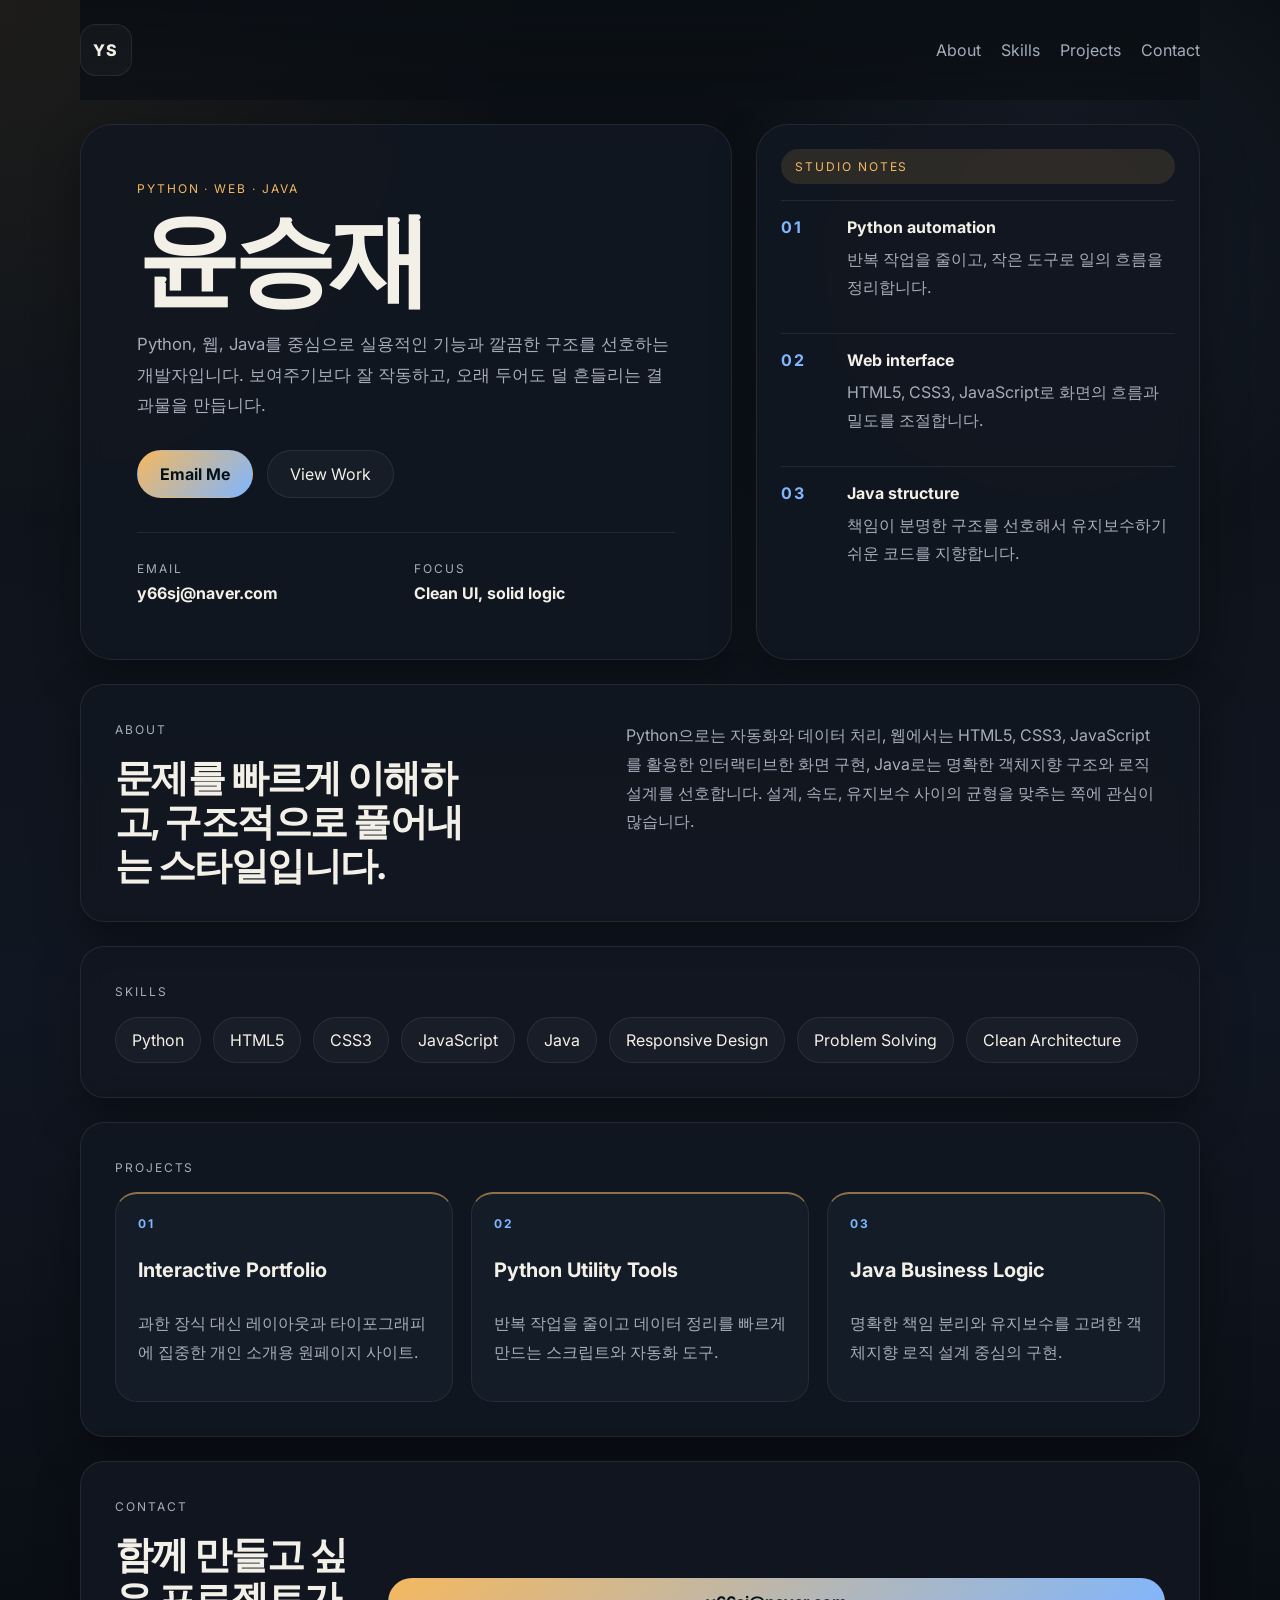
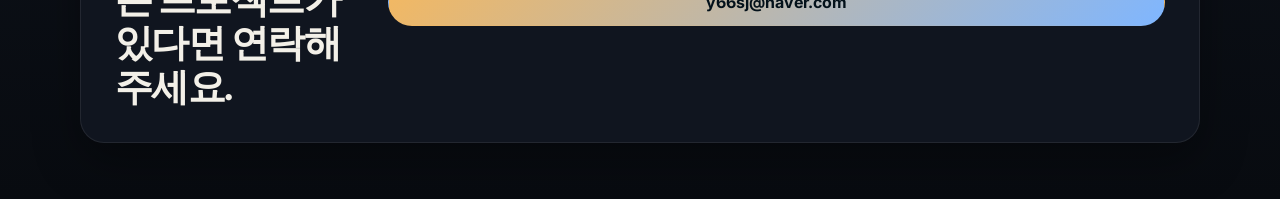
<file: DemoProfile/index.html>
<!doctype html>
<html lang="ko">
  <head>
    <meta charset="utf-8" />
    <meta name="viewport" content="width=device-width, initial-scale=1" />
    <meta name="description" content="윤승재의 개인 포트폴리오 웹사이트" />
    <title>윤승재 | Portfolio</title>
    <link rel="preconnect" href="https://fonts.googleapis.com" />
    <link rel="preconnect" href="https://fonts.gstatic.com" crossorigin />
    <link
      href="https://fonts.googleapis.com/css2?family=Inter:wght@400;500;600;700;800&display=swap"
      rel="stylesheet"
    />
    <link rel="stylesheet" href="styles.css" />
    <script src="script.js" defer></script>
  </head>
  <body>
    <header class="topbar">
      <a class="brand" href="#home">YS</a>
      <nav class="nav">
        <a href="#about">About</a>
        <a href="#skills">Skills</a>
        <a href="#projects">Projects</a>
        <a href="#contact">Contact</a>
      </nav>
    </header>

    <main id="home" class="shell">
      <section class="hero">
        <div class="hero-copy">
          <p class="eyebrow">Python · Web · Java</p>
          <h1>윤승재</h1>
          <p class="lead">
            Python, 웹, Java를 중심으로 실용적인 기능과 깔끔한 구조를 선호하는 개발자입니다.
            보여주기보다 잘 작동하고, 오래 두어도 덜 흔들리는 결과물을 만듭니다.
          </p>
          <div class="hero-actions">
            <a class="button primary" href="mailto:y66sj@naver.com">Email Me</a>
            <a class="button secondary" href="#projects">View Work</a>
          </div>
          <div class="hero-meta">
            <div>
              <span class="meta-label">Email</span>
              <strong>y66sj@naver.com</strong>
            </div>
            <div>
              <span class="meta-label">Focus</span>
              <strong>Clean UI, solid logic</strong>
            </div>
          </div>
        </div>

        <aside class="profile-card">
          <div class="profile-badge">Studio notes</div>
          <div class="profile-note">
            <span>01</span>
            <div>
              <strong>Python automation</strong>
              <p>반복 작업을 줄이고, 작은 도구로 일의 흐름을 정리합니다.</p>
            </div>
          </div>
          <div class="profile-note">
            <span>02</span>
            <div>
              <strong>Web interface</strong>
              <p>HTML5, CSS3, JavaScript로 화면의 흐름과 밀도를 조절합니다.</p>
            </div>
          </div>
          <div class="profile-note">
            <span>03</span>
            <div>
              <strong>Java structure</strong>
              <p>책임이 분명한 구조를 선호해서 유지보수하기 쉬운 코드를 지향합니다.</p>
            </div>
          </div>
        </aside>
      </section>

      <section id="about" class="panel split split-alt">
        <div>
          <p class="section-tag">About</p>
          <h2>문제를 빠르게 이해하고, 구조적으로 풀어내는 스타일입니다.</h2>
        </div>
        <p>
          Python으로는 자동화와 데이터 처리, 웹에서는 HTML5, CSS3, JavaScript를 활용한
          인터랙티브한 화면 구현, Java로는 명확한 객체지향 구조와 로직 설계를 선호합니다.
          설계, 속도, 유지보수 사이의 균형을 맞추는 쪽에 관심이 많습니다.
        </p>
      </section>

      <section id="skills" class="panel">
        <p class="section-tag">Skills</p>
        <div class="chip-grid" id="skillChips">
          <button class="chip" type="button">Python</button>
          <button class="chip" type="button">HTML5</button>
          <button class="chip" type="button">CSS3</button>
          <button class="chip" type="button">JavaScript</button>
          <button class="chip" type="button">Java</button>
          <button class="chip" type="button">Responsive Design</button>
          <button class="chip" type="button">Problem Solving</button>
          <button class="chip" type="button">Clean Architecture</button>
        </div>
      </section>

      <section id="projects" class="panel">
        <p class="section-tag">Projects</p>
        <div class="project-grid">
          <article class="project-card">
            <span class="project-index">01</span>
            <h3>Interactive Portfolio</h3>
            <p>과한 장식 대신 레이아웃과 타이포그래피에 집중한 개인 소개용 원페이지 사이트.</p>
          </article>
          <article class="project-card">
            <span class="project-index">02</span>
            <h3>Python Utility Tools</h3>
            <p>반복 작업을 줄이고 데이터 정리를 빠르게 만드는 스크립트와 자동화 도구.</p>
          </article>
          <article class="project-card">
            <span class="project-index">03</span>
            <h3>Java Business Logic</h3>
            <p>명확한 책임 분리와 유지보수를 고려한 객체지향 로직 설계 중심의 구현.</p>
          </article>
        </div>
      </section>

      <section id="contact" class="panel contact-panel">
        <div>
          <p class="section-tag">Contact</p>
          <h2>함께 만들고 싶은 프로젝트가 있다면 연락해주세요.</h2>
        </div>
        <a class="button primary wide" href="mailto:y66sj@naver.com">y66sj@naver.com</a>
      </section>
    </main>
  </body>
</html>
</file>
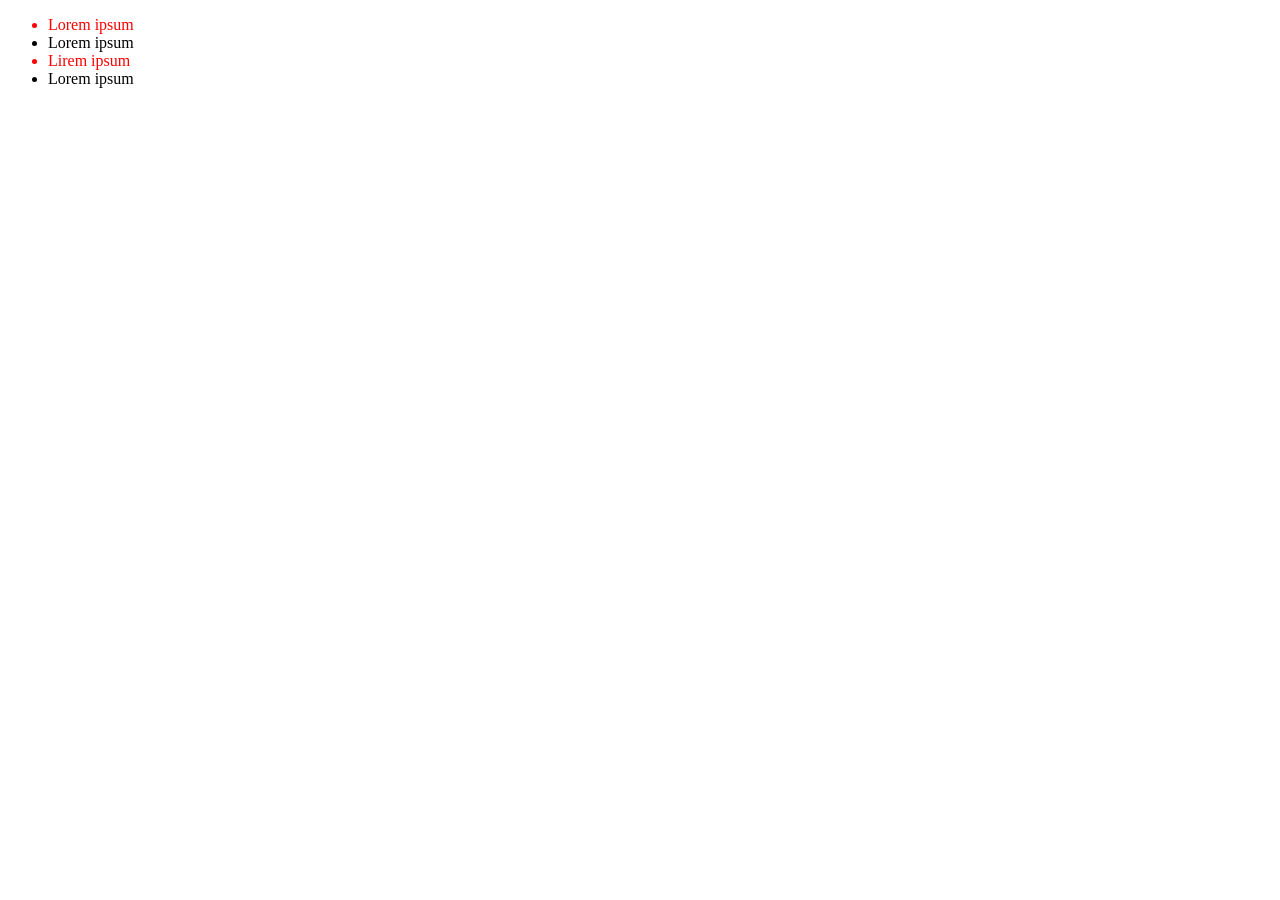
<file: Chap09_Selector.html>
﻿<!DOCTYPE html>
<html xmlns="http://www.w3.org/1999/xhtml">
<head>
<meta http-equiv="Content-Type" content="text/html; charset=utf-8"/>
    <title></title>
    <style>
        /* class 속성으로 select를 가지는 태그의 color속성을  red로 지정한다 */
        .select {
            color: red;
        } 
    </style>
</head>
<body>
    <ul>
        <li class="select">Lorem ipsum</li>
        <li>Lorem ipsum</li>
        <li class="select">Lirem ipsum</li>
        <li>Lorem ipsum</li>
    </ul>
</body>
</html>
</file>
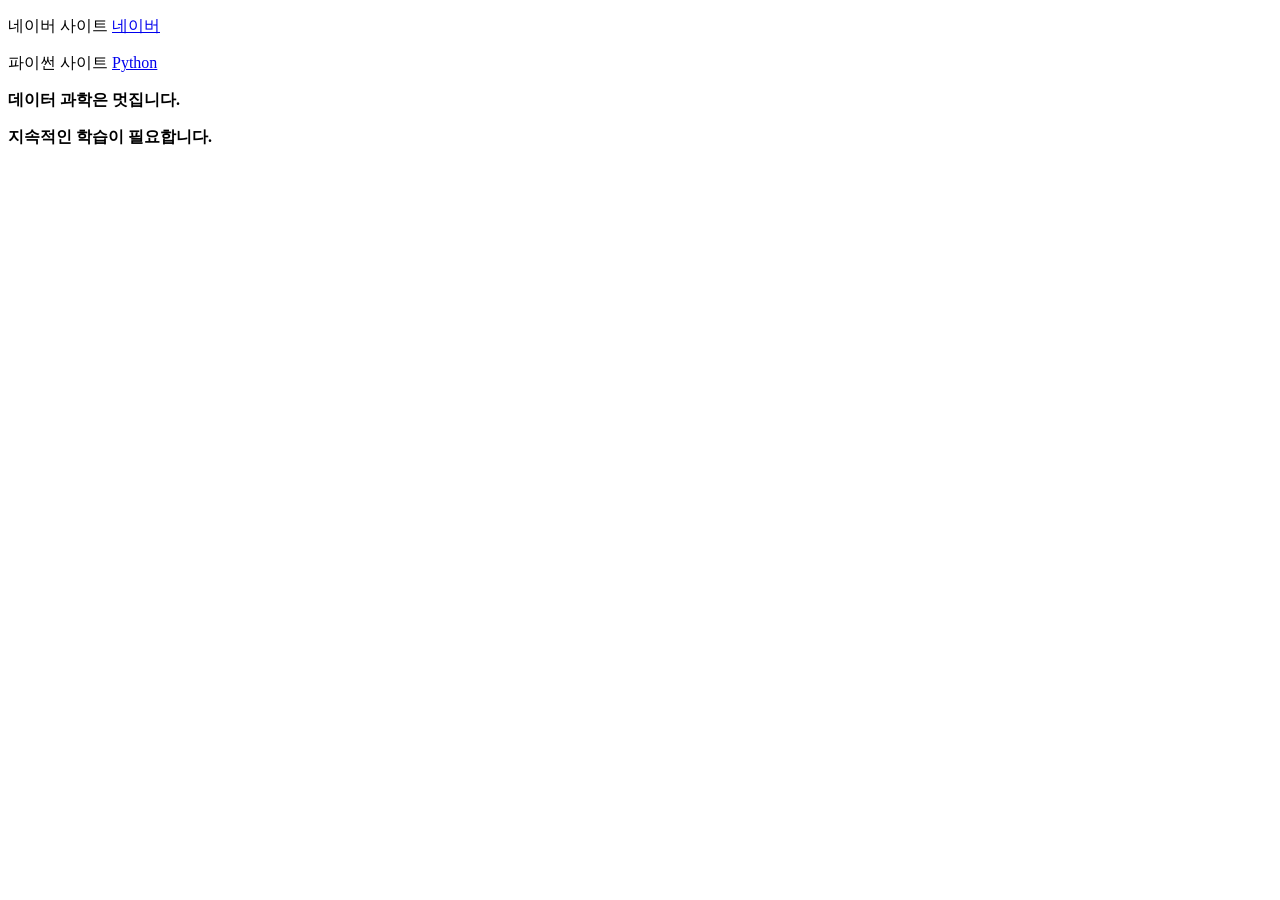
<file: Chap09_test.html>
<!DOCTYPE html>
<html>
    <head>
        <title>
            아주 쉬운 HTML문서 샘플입니다.
        </title>
    </head>
    <body>
        <div>
            <p class="inner-text" id="first">
                네이버 사이트
                <a href="http://www.naver.com" id="credu">
                네이버
                </a>
            </p>
            <p class="inner-text">
                파이썬 사이트
                <a href="https://www.python.org" id="python">
                Python 
                </a>
            </p>
        </div>
        <p class="outer-text" id="second">
            <b>
                데이터 과학은 멋집니다.
            </b>
        </p>
        <p class="outer-text">
            <b>
                지속적인 학습이 필요합니다. 
            </b>
        </p>
    </body>
</html>
</file>
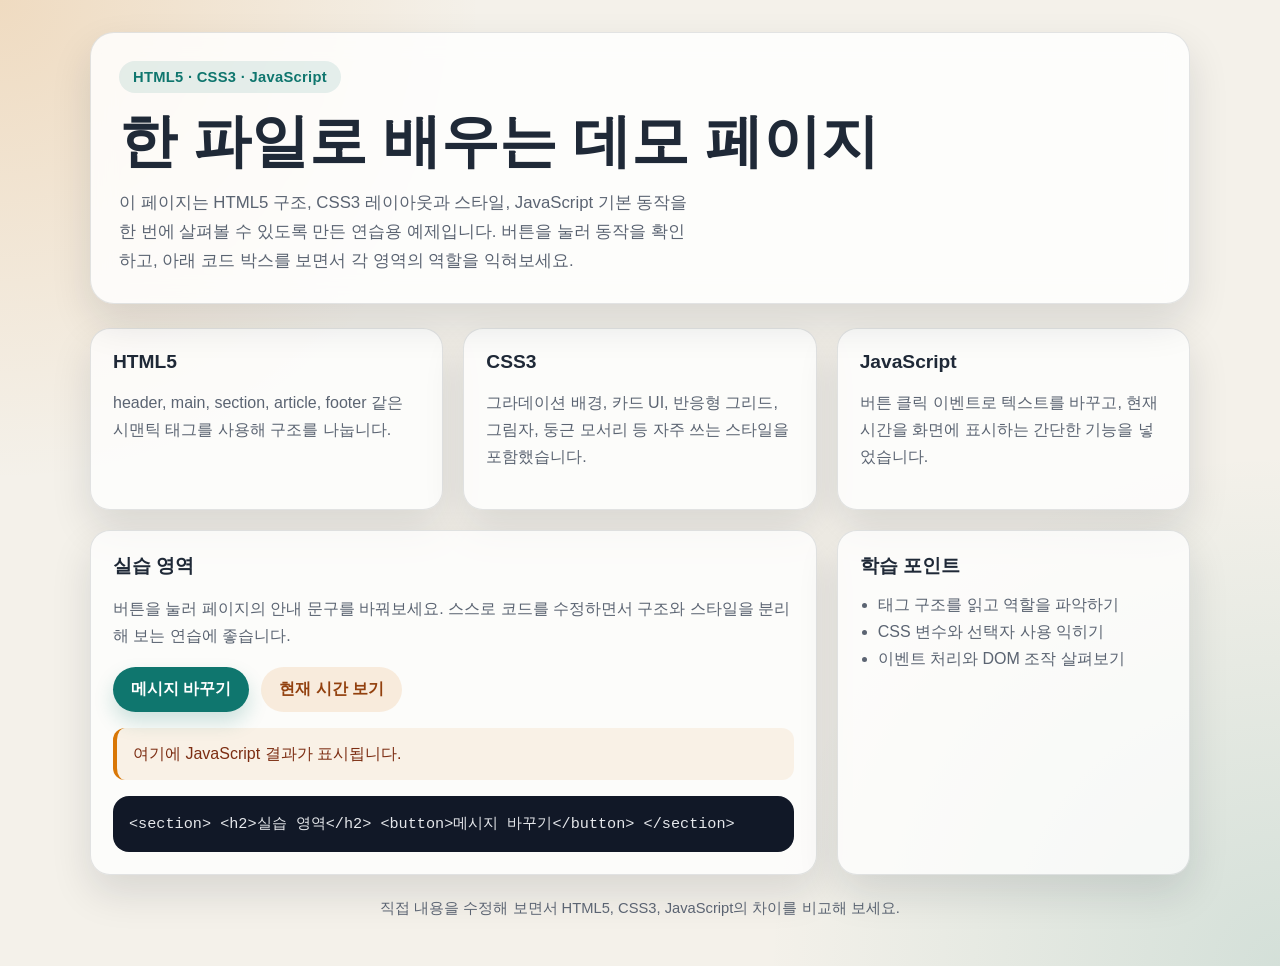
<file: DemoPage.html>
<!DOCTYPE html>
<html lang="ko">
<head>
  <meta charset="UTF-8" />
  <meta name="viewport" content="width=device-width, initial-scale=1.0" />
  <title>DemoPage - HTML5, CSS3, JavaScript</title>
  <style>
    :root {
      --bg: #f4f1ea;
      --panel: rgba(255, 255, 255, 0.82);
      --text: #1f2937;
      --muted: #5b6472;
      --primary: #0f766e;
      --accent: #d97706;
      --border: rgba(31, 41, 55, 0.12);
      --shadow: 0 18px 40px rgba(15, 23, 42, 0.12);
    }

    * {
      box-sizing: border-box;
    }

    body {
      margin: 0;
      font-family: "Segoe UI", Arial, sans-serif;
      color: var(--text);
      background:
        radial-gradient(circle at top left, rgba(217, 119, 6, 0.18), transparent 30%),
        radial-gradient(circle at bottom right, rgba(15, 118, 110, 0.14), transparent 32%),
        var(--bg);
      min-height: 100vh;
    }

    .page {
      width: min(1100px, calc(100% - 32px));
      margin: 0 auto;
      padding: 32px 0 48px;
    }

    header {
      display: grid;
      gap: 18px;
      margin-bottom: 24px;
      padding: 28px;
      border: 1px solid var(--border);
      border-radius: 24px;
      background: var(--panel);
      backdrop-filter: blur(12px);
      box-shadow: var(--shadow);
    }

    .badge {
      display: inline-flex;
      align-items: center;
      width: fit-content;
      padding: 8px 14px;
      border-radius: 999px;
      background: rgba(15, 118, 110, 0.1);
      color: var(--primary);
      font-size: 0.92rem;
      font-weight: 700;
      letter-spacing: 0.02em;
    }

    h1 {
      margin: 0;
      font-size: clamp(2rem, 5vw, 3.6rem);
      line-height: 1.05;
    }

    .lead {
      margin: 0;
      max-width: 62ch;
      color: var(--muted);
      font-size: 1.05rem;
      line-height: 1.7;
    }

    .grid {
      display: grid;
      grid-template-columns: repeat(12, 1fr);
      gap: 20px;
    }

    .card {
      grid-column: span 4;
      padding: 22px;
      border: 1px solid var(--border);
      border-radius: 20px;
      background: rgba(255, 255, 255, 0.75);
      box-shadow: var(--shadow);
    }

    .card h2,
    .panel h2 {
      margin: 0 0 12px;
      font-size: 1.2rem;
    }

    .card p,
    .panel p,
    li {
      color: var(--muted);
      line-height: 1.7;
    }

    .panel {
      grid-column: span 8;
      padding: 22px;
      border: 1px solid var(--border);
      border-radius: 20px;
      background: rgba(255, 255, 255, 0.75);
      box-shadow: var(--shadow);
    }

    .code-box {
      margin-top: 16px;
      padding: 16px;
      border-radius: 16px;
      background: #111827;
      color: #e5e7eb;
      overflow-x: auto;
      font-family: Consolas, "Courier New", monospace;
      font-size: 0.95rem;
      line-height: 1.6;
    }

    .controls {
      display: flex;
      flex-wrap: wrap;
      gap: 12px;
      margin-top: 18px;
    }

    button {
      appearance: none;
      border: 0;
      border-radius: 999px;
      padding: 12px 18px;
      font: inherit;
      font-weight: 700;
      cursor: pointer;
      transition: transform 0.15s ease, box-shadow 0.15s ease, background-color 0.15s ease;
    }

    button:hover {
      transform: translateY(-1px);
    }

    .primary {
      background: var(--primary);
      color: #fff;
      box-shadow: 0 10px 20px rgba(15, 118, 110, 0.2);
    }

    .secondary {
      background: rgba(217, 119, 6, 0.12);
      color: #92400e;
    }

    .status {
      margin-top: 16px;
      padding: 14px 16px;
      border-left: 4px solid var(--accent);
      border-radius: 12px;
      background: rgba(217, 119, 6, 0.08);
      color: #7c2d12;
      min-height: 52px;
      display: flex;
      align-items: center;
    }

    .exercise-list {
      margin: 0;
      padding-left: 18px;
    }

    footer {
      margin-top: 24px;
      text-align: center;
      color: var(--muted);
      font-size: 0.92rem;
    }

    @media (max-width: 900px) {
      .card,
      .panel {
        grid-column: span 12;
      }
    }
  </style>
</head>
<body>
  <main class="page">
    <header>
      <span class="badge">HTML5 · CSS3 · JavaScript</span>
      <h1>한 파일로 배우는 데모 페이지</h1>
      <p class="lead">
        이 페이지는 HTML5 구조, CSS3 레이아웃과 스타일, JavaScript 기본 동작을 한 번에 살펴볼 수 있도록 만든 연습용 예제입니다.
        버튼을 눌러 동작을 확인하고, 아래 코드 박스를 보면서 각 영역의 역할을 익혀보세요.
      </p>
    </header>

    <section class="grid" aria-label="학습 예제 섹션">
      <article class="card">
        <h2>HTML5</h2>
        <p>header, main, section, article, footer 같은 시맨틱 태그를 사용해 구조를 나눕니다.</p>
      </article>

      <article class="card">
        <h2>CSS3</h2>
        <p>그라데이션 배경, 카드 UI, 반응형 그리드, 그림자, 둥근 모서리 등 자주 쓰는 스타일을 포함했습니다.</p>
      </article>

      <article class="card">
        <h2>JavaScript</h2>
        <p>버튼 클릭 이벤트로 텍스트를 바꾸고, 현재 시간을 화면에 표시하는 간단한 기능을 넣었습니다.</p>
      </article>

      <section class="panel">
        <h2>실습 영역</h2>
        <p>버튼을 눌러 페이지의 안내 문구를 바꿔보세요. 스스로 코드를 수정하면서 구조와 스타일을 분리해 보는 연습에 좋습니다.</p>

        <div class="controls">
          <button class="primary" id="changeMessageBtn">메시지 바꾸기</button>
          <button class="secondary" id="showTimeBtn">현재 시간 보기</button>
        </div>

        <div class="status" id="statusBox">여기에 JavaScript 결과가 표시됩니다.</div>

        <div class="code-box" aria-label="코드 예시">
&lt;section&gt;
  &lt;h2&gt;실습 영역&lt;/h2&gt;
  &lt;button&gt;메시지 바꾸기&lt;/button&gt;
&lt;/section&gt;
        </div>
      </section>

      <section class="card">
        <h2>학습 포인트</h2>
        <ul class="exercise-list">
          <li>태그 구조를 읽고 역할을 파악하기</li>
          <li>CSS 변수와 선택자 사용 익히기</li>
          <li>이벤트 처리와 DOM 조작 살펴보기</li>
        </ul>
      </section>
    </section>

    <footer>
      직접 내용을 수정해 보면서 HTML5, CSS3, JavaScript의 차이를 비교해 보세요.
    </footer>
  </main>

  <script>
    const statusBox = document.getElementById("statusBox");
    const changeMessageBtn = document.getElementById("changeMessageBtn");
    const showTimeBtn = document.getElementById("showTimeBtn");

    changeMessageBtn.addEventListener("click", () => {
      statusBox.textContent = "HTML은 구조를, CSS는 디자인을, JavaScript는 동작을 담당합니다.";
    });

    showTimeBtn.addEventListener("click", () => {
      const now = new Date();
      statusBox.textContent = `현재 시간: ${now.toLocaleString("ko-KR")}`;
    });
  </script>
</body>
</html>
</file>
<file: DemoProfile/styles.css>
:root {
  color-scheme: dark;
  --bg: #0b0f14;
  --bg-alt: #111722;
  --panel: rgba(17, 23, 32, 0.94);
  --panel-strong: rgba(21, 29, 40, 0.98);
  --text: #f3f0e8;
  --muted: #a6adba;
  --line: rgba(255, 255, 255, 0.08);
  --accent: #f4b860;
  --accent-2: #7fb6ff;
  --shadow: 0 18px 46px rgba(0, 0, 0, 0.34);
  --radius-xl: 32px;
  --radius-lg: 24px;
  --radius-md: 18px;
}

* {
  box-sizing: border-box;
}

html {
  scroll-behavior: smooth;
}

body {
  margin: 0;
  min-height: 100vh;
  font-family: "Inter", system-ui, sans-serif;
  color: var(--text);
  background:
    radial-gradient(circle at top left, rgba(244, 184, 96, 0.08), transparent 24%),
    radial-gradient(circle at 82% 12%, rgba(127, 182, 255, 0.08), transparent 18%),
    linear-gradient(180deg, var(--bg), var(--bg-alt) 56%, #080b10 100%);
}

body::before {
  content: "";
  position: fixed;
  inset: 0;
  pointer-events: none;
  background-image: linear-gradient(rgba(255, 255, 255, 0.03) 1px, transparent 1px),
    linear-gradient(90deg, rgba(255, 255, 255, 0.03) 1px, transparent 1px);
  background-size: 64px 64px;
  mask-image: linear-gradient(to bottom, rgba(0, 0, 0, 0.7), transparent 92%);
  opacity: 0.16;
}

a {
  color: inherit;
  text-decoration: none;
}

button,
a {
  -webkit-tap-highlight-color: transparent;
}

.topbar,
.shell {
  width: min(1120px, calc(100% - 32px));
  margin: 0 auto;
}

.topbar {
  display: flex;
  align-items: center;
  justify-content: space-between;
  gap: 20px;
  padding: 24px 0;
  position: sticky;
  top: 0;
  z-index: 10;
  background: linear-gradient(180deg, rgba(11, 15, 20, 0.94), rgba(11, 15, 20, 0.72));
  backdrop-filter: blur(10px);
}

.brand {
  width: 52px;
  height: 52px;
  display: grid;
  place-items: center;
  border: 1px solid var(--line);
  border-radius: 16px;
  background: rgba(255, 255, 255, 0.03);
  font-weight: 800;
  letter-spacing: 0.08em;
}

.nav {
  display: flex;
  flex-wrap: wrap;
  justify-content: flex-end;
  gap: 20px;
  color: var(--muted);
}

.nav a {
  position: relative;
  transition: color 0.2s ease;
}

.nav a::after {
  content: "";
  position: absolute;
  left: 0;
  bottom: -6px;
  width: 100%;
  height: 2px;
  background: linear-gradient(90deg, var(--accent), var(--accent-2));
  transform: scaleX(0);
  transform-origin: center;
  transition: transform 0.2s ease;
}

.nav a:hover,
.nav a:focus-visible {
  color: var(--text);
}

.nav a:hover::after,
.nav a:focus-visible::after {
  transform: scaleX(1);
}

.shell {
  display: grid;
  gap: 24px;
  padding: 24px 0 56px;
}

.hero {
  display: grid;
  grid-template-columns: 1.25fr 0.85fr;
  gap: 24px;
  align-items: stretch;
}

.hero-copy,
.profile-card,
.panel {
  border: 1px solid var(--line);
  background: var(--panel);
  box-shadow: var(--shadow);
  backdrop-filter: blur(12px);
}

.hero-copy {
  padding: clamp(28px, 5vw, 56px);
  border-radius: var(--radius-xl);
}

.eyebrow,
.section-tag,
.project-index,
.meta-label,
.profile-badge {
  text-transform: uppercase;
  letter-spacing: 0.16em;
  font-size: 0.75rem;
}

.eyebrow,
.section-tag {
  color: var(--accent);
  margin: 0 0 14px;
}

h1,
h2,
h3,
p {
  margin: 0;
}

h1 {
  font-size: clamp(3.4rem, 9vw, 6.4rem);
  line-height: 0.95;
  letter-spacing: -0.06em;
  max-width: 8ch;
}

.lead {
  margin-top: 22px;
  max-width: 62ch;
  font-size: 1.05rem;
  line-height: 1.8;
  color: var(--muted);
}

.hero-actions {
  display: flex;
  flex-wrap: wrap;
  gap: 14px;
  margin-top: 30px;
}

.button {
  display: inline-flex;
  align-items: center;
  justify-content: center;
  min-height: 48px;
  padding: 0 22px;
  border-radius: 999px;
  border: 1px solid var(--line);
  transition: transform 0.2s ease, border-color 0.2s ease, background 0.2s ease;
}

.button:hover,
.button:focus-visible {
  transform: translateY(-2px);
}

.button.primary {
  background: linear-gradient(135deg, var(--accent), var(--accent-2));
  color: #03111a;
  border-color: transparent;
  font-weight: 700;
}

.button.secondary {
  background: rgba(255, 255, 255, 0.03);
  color: var(--text);
}

.button.wide {
  width: 100%;
}

.hero-meta {
  display: grid;
  grid-template-columns: repeat(2, minmax(0, 1fr));
  gap: 16px;
  margin-top: 34px;
  padding-top: 24px;
  border-top: 1px solid var(--line);
}

.hero-meta strong {
  display: block;
  margin-top: 6px;
  font-size: 1rem;
}

.meta-label {
  color: var(--muted);
}

.profile-card {
  border-radius: var(--radius-xl);
  padding: 24px;
  display: grid;
  gap: 16px;
  align-content: start;
}

.profile-badge {
  align-self: flex-start;
  padding: 10px 14px;
  border-radius: 999px;
  background: rgba(244, 184, 96, 0.12);
  color: var(--accent);
}

.profile-note {
  display: grid;
  grid-template-columns: 52px 1fr;
  gap: 14px;
  align-items: start;
  padding: 16px 0;
  border-top: 1px solid var(--line);
}

.profile-note:first-of-type {
  border-top: 0;
  padding-top: 0;
}

.profile-note span {
  color: var(--accent-2);
  font-weight: 700;
  letter-spacing: 0.08em;
}

.profile-note strong {
  display: block;
  margin-bottom: 8px;
  font-size: 1rem;
}

.profile-note p {
  color: var(--muted);
  line-height: 1.75;
}

.split-alt {
  grid-template-columns: 0.9fr 1.1fr;
}

.split-alt p:last-child {
  padding-top: 2px;
}

.profile-visual {
  position: relative;
  min-height: 320px;
  border-radius: 28px;
  display: grid;
  place-items: center;
  overflow: hidden;
  background:
    radial-gradient(circle at 50% 40%, rgba(255, 255, 255, 0.12), transparent 30%),
    linear-gradient(145deg, rgba(99, 230, 190, 0.14), rgba(125, 211, 252, 0.08));
  border: 1px solid rgba(255, 255, 255, 0.08);
}

.avatar {
  width: 140px;
  height: 140px;
  display: grid;
  place-items: center;
  border-radius: 38px;
  font-size: 2.6rem;
  font-weight: 800;
  background: rgba(3, 9, 18, 0.7);
  border: 1px solid rgba(255, 255, 255, 0.12);
  box-shadow: inset 0 1px 0 rgba(255, 255, 255, 0.1);
}

.orbit {
  position: absolute;
  border-radius: 50%;
  border: 1px dashed rgba(255, 255, 255, 0.16);
  animation: spin 24s linear infinite;
}

.orbit-one {
  width: 220px;
  height: 220px;
}

.orbit-two {
  width: 280px;
  height: 280px;
  animation-direction: reverse;
}

.quick-stats {
  list-style: none;
  margin: 0;
  padding: 0;
  display: grid;
  gap: 12px;
}

.quick-stats li,
.project-card {
  border-radius: 22px;
  border: 1px solid var(--line);
  background: var(--panel-strong);
}

.quick-stats li {
  display: grid;
  grid-template-columns: auto 1fr;
  gap: 14px;
  align-items: center;
  padding: 16px 18px;
}

.quick-stats span,
.project-index {
  color: var(--accent-2);
  font-weight: 700;
}

.split {
  display: grid;
  grid-template-columns: 0.95fr 1.05fr;
  gap: 24px;
  align-items: start;
}

.panel {
  border-radius: var(--radius-lg);
  padding: clamp(22px, 4vw, 34px);
}

.panel p {
  color: var(--muted);
  line-height: 1.8;
}

.panel h2 {
  font-size: clamp(1.7rem, 3vw, 2.7rem);
  line-height: 1.15;
  letter-spacing: -0.04em;
  max-width: 14ch;
}

.chip-grid {
  display: flex;
  flex-wrap: wrap;
  gap: 12px;
}

.chip {
  border: 1px solid var(--line);
  background: rgba(255, 255, 255, 0.03);
  color: var(--text);
  padding: 12px 16px;
  border-radius: 999px;
  font: inherit;
  cursor: pointer;
  transition: transform 0.2s ease, background 0.2s ease, border-color 0.2s ease;
}

.chip:hover,
.chip:focus-visible,
.chip.active {
  transform: translateY(-2px);
  border-color: rgba(99, 230, 190, 0.45);
  background: rgba(99, 230, 190, 0.12);
}

.project-grid {
  display: grid;
  grid-template-columns: repeat(3, minmax(0, 1fr));
  gap: 18px;
}

.project-card {
  padding: 22px;
  display: grid;
  gap: 14px;
  min-height: 210px;
  border-top: 2px solid rgba(244, 184, 96, 0.55);
}

.project-card h3 {
  font-size: 1.25rem;
}

.contact-panel {
  display: flex;
  gap: 18px;
  align-items: center;
  justify-content: space-between;
}

.fade-in {
  animation: fadeUp 0.9s ease both;
}

@keyframes fadeUp {
  from {
    opacity: 0;
    transform: translateY(18px);
  }
  to {
    opacity: 1;
    transform: translateY(0);
  }
}

@media (max-width: 980px) {
  .hero,
  .split,
  .project-grid,
  .contact-panel {
    grid-template-columns: 1fr;
  }

  .hero {
    display: grid;
  }

  .contact-panel {
    display: grid;
  }
}

@media (max-width: 720px) {
  .topbar {
    position: static;
    flex-direction: column;
    align-items: flex-start;
  }

  .nav {
    gap: 14px;
  }

  .shell {
    width: min(100% - 20px, 1120px);
    padding-bottom: 28px;
  }

  .hero-meta {
    grid-template-columns: 1fr;
  }

  .profile-note {
    grid-template-columns: 42px 1fr;
  }
}
</file>
